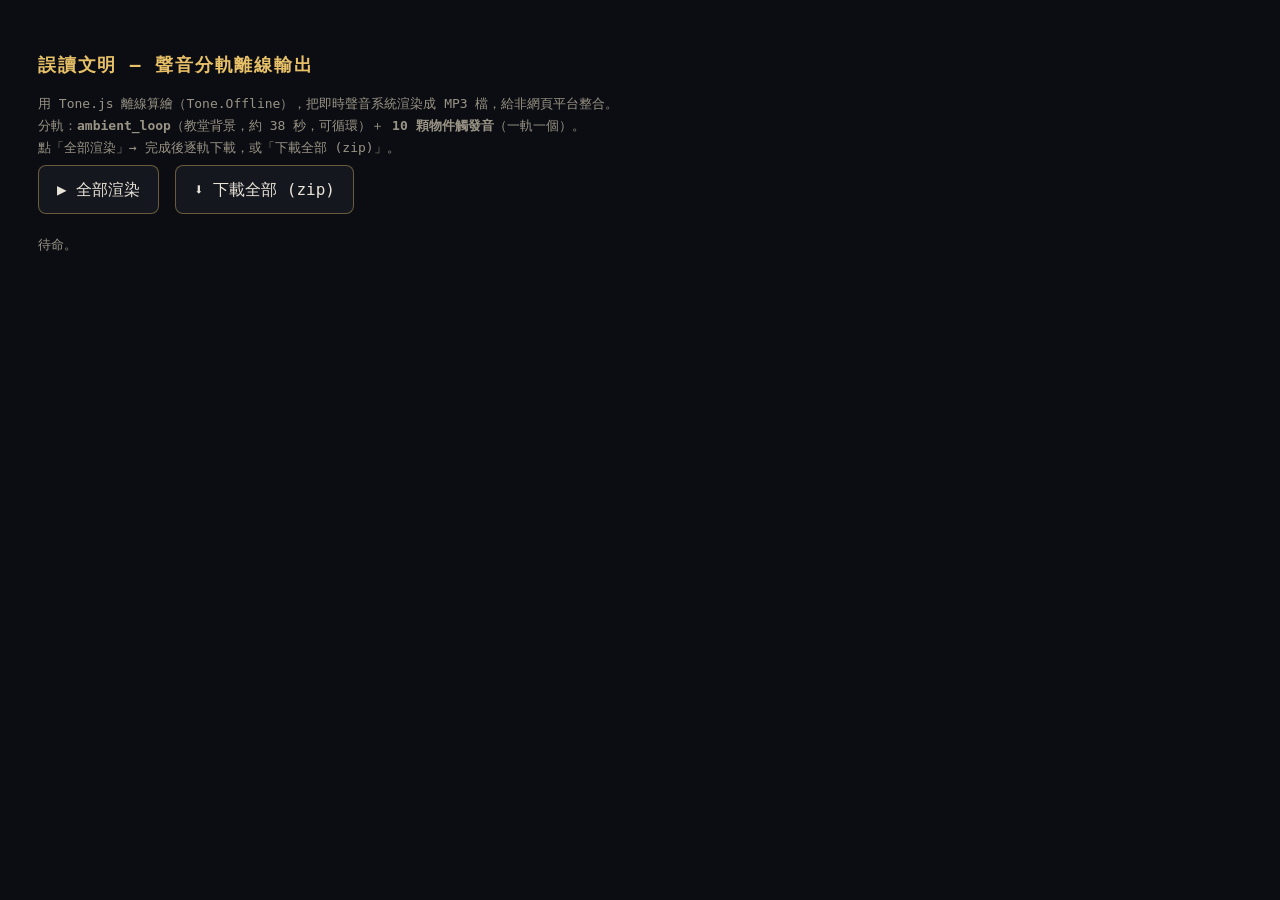
<file: audio-export.html>
<!DOCTYPE html>
<html lang="zh-Hant">
<head>
<meta charset="UTF-8" />
<title>誤讀文明 — 聲音分軌離線輸出（MP3）</title>
<style>
  body{ font-family:ui-monospace,monospace; background:#0b0d12; color:#e9e4d8; padding:30px; line-height:1.7; }
  h1{ font-size:18px; color:#e7c068; letter-spacing:.1em; }
  .note{ color:#9a9486; font-size:13px; max-width:640px; }
  button{ font:inherit; background:#15171f; color:#e9e4d8; border:1px solid rgba(231,192,104,.4);
    border-radius:8px; padding:10px 18px; cursor:pointer; margin:6px 6px 6px 0; }
  button:hover{ background:rgba(231,192,104,.18); }
  #list{ margin-top:18px; }
  .row{ display:flex; align-items:center; gap:12px; padding:6px 0; border-bottom:1px solid rgba(255,255,255,.06); font-size:13px; }
  .row .n{ width:220px; color:#e7c068; }
  .row .s{ width:90px; color:#9a9486; }
  a.dl{ color:#8fd0ff; }
  #status{ margin-top:14px; color:#9a9486; font-size:13px; }
</style>
</head>
<body>
<h1>誤讀文明 — 聲音分軌離線輸出</h1>
<div class="note">
用 Tone.js 離線算繪（Tone.Offline），把即時聲音系統渲染成 MP3 檔，給非網頁平台整合。<br>
分軌：<b>ambient_loop</b>（教堂背景，約 38 秒，可循環）＋ <b>10 顆物件觸發音</b>（一軌一個）。<br>
點「全部渲染」→ 完成後逐軌下載，或「下載全部 (zip)」。
</div>
<div>
  <button id="render">▶ 全部渲染</button>
  <button id="zip" disabled>⬇ 下載全部 (zip)</button>
</div>
<div id="status">待命。</div>
<div id="list"></div>

<script type="importmap">
{ "imports": {
  "tone": "https://esm.sh/tone@14.9.17",
  "lamejs": "https://esm.sh/@breezystack/lamejs@1.2.7",
  "jszip": "https://esm.sh/jszip@3.10.1"
}}
</script>
<script type="module">
import * as Tone from 'tone';
import * as lamejs from 'lamejs';
import JSZip from 'jszip';
import { MODELS } from './js/models.js';

// ── 音樂內容（與 js/sound.js 同步）────────────────────────────────
const PROG = [
  ['D3','A3','F4','B4'], ['D3','A3','B4','C5'], ['G3','D4','F4','B4'], ['A3','E4','F4','B4'],
];
const CHANT = ['E4','G4','B4','B4','C5','B4','A4','B4'];
const DORIAN = ['D','E','F','G','A','B','C'];
// 全 29 顆物件：直接讀 models.js（10 hero 手工音色 + 19 extra 循環音色），id → [id, voice, note]
const OBJECTS = MODELS.map(m => [m.id, m.sound.voice, m.sound.note]);

function makeVoice(id){
  switch(id){
    case 'glass':     return new Tone.FMSynth({harmonicity:2.5,modulationIndex:7,oscillator:{type:'sine'},envelope:{attack:0.004,decay:1.4,sustain:0.05,release:1.8},modulation:{type:'sine'},modulationEnvelope:{attack:0.01,decay:0.4,sustain:0,release:0.3},volume:-12});
    case 'glassSoft': return new Tone.FMSynth({harmonicity:1.5,modulationIndex:4,envelope:{attack:0.02,decay:1.0,sustain:0.1,release:2.2},volume:-13});
    case 'marimba':   return new Tone.Synth({oscillator:{type:'triangle'},envelope:{attack:0.002,decay:0.5,sustain:0.0,release:0.6},volume:-8});
    case 'metal':     return new Tone.MetalSynth({harmonicity:4.1,resonance:1200,octaves:1.2,envelope:{attack:0.002,decay:1.1,release:0.6},volume:-26});
    case 'pluck':     return new Tone.PluckSynth({attackNoise:1.2,dampening:2600,resonance:0.92,volume:-4});
    case 'organLow':  return new Tone.Synth({oscillator:{type:'sawtooth'},envelope:{attack:0.04,decay:0.6,sustain:0.5,release:2.4},volume:-16});
    case 'am':        return new Tone.AMSynth({harmonicity:2.0,envelope:{attack:0.02,decay:0.8,sustain:0.2,release:1.6},volume:-12});
    case 'air':       return new Tone.MonoSynth({oscillator:{type:'triangle'},filter:{Q:0.8,type:'lowpass'},filterEnvelope:{attack:0.08,decay:0.4,sustain:0.1,release:1.4,baseFrequency:380,octaves:1.6},envelope:{attack:0.06,decay:0.6,sustain:0.05,release:1.6},volume:-19});
    case 'duo':       return new Tone.DuoSynth({vibratoAmount:0.3,harmonicity:1.5,voice0:{envelope:{attack:0.05,decay:0.4,sustain:0.3,release:1.5}},voice1:{envelope:{attack:0.08,decay:0.4,sustain:0.3,release:1.5}},volume:-18});
    case 'bellLow':   return new Tone.FMSynth({harmonicity:1.41,modulationIndex:5,envelope:{attack:0.005,decay:2.2,sustain:0,release:2.4},volume:-10});
    default:          return new Tone.Synth({volume:-10});
  }
}

// ── 渲染：教堂背景 loop（全混音，可循環）─────────────────────────
async function renderAmbient(seconds = 38){
  const buf = await Tone.Offline(async () => {
    const reverb = new Tone.Reverb({ decay:11, preDelay:0.05, wet:0.5 });
    await reverb.ready;
    reverb.toDestination();
    const eq = new Tone.EQ3({ low:0, mid:0, high:-3, lowFrequency:250, highFrequency:3500 }).connect(reverb);
    const bus = new Tone.Gain(0.8).connect(eq);

    const padFilter = new Tone.Filter(1600,'lowpass').connect(bus);
    const pad = new Tone.PolySynth(Tone.Synth, { oscillator:{type:'sawtooth'}, envelope:{attack:2.6,decay:1.6,sustain:0.85,release:5.4}, volume:-13 }).connect(padFilter);
    const drone = new Tone.PolySynth(Tone.Synth, { oscillator:{type:'sine'}, envelope:{attack:3.5,decay:1,sustain:1,release:7}, volume:-26 }).connect(bus);
    drone.triggerAttack(['D2','A2'], 0.1);
    const choirChorus = new Tone.Chorus({frequency:1.1,delayTime:4,depth:0.8,wet:0.6}).start();
    const choirVib = new Tone.Vibrato({frequency:5.2,depth:0.07});
    const choirFormant = new Tone.Filter({type:'bandpass',frequency:950,Q:0.7});
    const choir = new Tone.PolySynth(Tone.Synth, { oscillator:{type:'fatsawtooth',count:3,spread:28}, envelope:{attack:2.2,decay:1.4,sustain:0.85,release:4.5}, volume:-15 });
    choir.chain(choirFormant, choirVib, choirChorus, bus);
    const cantorChorus = new Tone.Chorus({frequency:0.8,delayTime:3,depth:0.5,wet:0.4}).start();
    const cantor = new Tone.MonoSynth({ oscillator:{type:'sawtooth'}, filter:{type:'bandpass',Q:1.4}, filterEnvelope:{attack:0.25,decay:0.4,sustain:0.7,release:1.0,baseFrequency:600,octaves:2.2}, envelope:{attack:0.35,decay:0.5,sustain:0.85,release:1.4}, volume:-10 });
    cantor.chain(cantorChorus, bus);
    const emerge = new Tone.FMSynth({ harmonicity:3.01,modulationIndex:6, envelope:{attack:0.004,decay:1.8,sustain:0,release:2.0}, volume:-18 }).connect(bus);
    const glitchFormant = new Tone.Filter({type:'bandpass',frequency:1000,Q:1.0});
    const glitchCrush = new Tone.BitCrusher(5);
    const glitchTame = new Tone.Filter({type:'lowpass',frequency:3000,Q:0.5});
    const glitchSynth = new Tone.Synth({ oscillator:{type:'square'}, envelope:{attack:0.001,decay:0.06,sustain:0,release:0.05}, volume:-18 });
    glitchSynth.chain(glitchFormant, glitchCrush, glitchTame, bus);

    // 全部用絕對秒數排程（離線最可靠，不依賴 transport / Loop / Sequence）
    const SECPM = 4 * 60 / 52;   // 秒/小節 ≈ 4.615（52bpm 4/4）
    const CHORD = 2 * SECPM;     // 和絃每 2 小節 ≈ 9.23s
    const HALF  = 2 * 60 / 52;   // 聖詠每音（半音符）≈ 2.31s
    // 和絃床 + 人聲合唱（pad / choir）
    for(let k=0; k*CHORD < seconds; k++){ const chord=PROG[k%PROG.length]; const t=0.1+k*CHORD;
      pad.triggerAttackRelease(chord, CHORD*1.1, t, 0.62);
      choir.triggerAttackRelease(chord.slice(-3), CHORD*1.1, t, 0.55); }
    // 聖詠旋律 cantor（1 小節後起，C5 拉長加重）
    for(let i=0; SECPM + i*HALF < seconds; i++){ const note=CHANT[i%CHANT.length]; const t=SECPM+i*HALF; const seven=note==='C5';
      cantor.triggerAttackRelease(note, seven?HALF*2:HALF*0.95, t, seven?1.0:0.72); }
    // sparkle 鐘聲
    for(let m=2; m<seconds/SECPM; m+=3){ const n=DORIAN[(m*3)%7]+(4+(m%3)); emerge.triggerAttackRelease(n, 0.5, m*SECPM, 0.5); }
    // glitch stutter
    for(let m=4; m<seconds/SECPM; m+=5){ const base=CHANT[m%CHANT.length]; const t0=m*SECPM; for(let i=0;i<7;i++){ glitchSynth.triggerAttackRelease(Tone.Frequency(base).transpose([0,12,-12,7,5][i%5]), 0.05, t0 + i*0.05, 0.4); } }
  }, seconds, 2);
  return buf.get();
}

// ── 渲染：單一物件觸發音（含適度殘響，立體聲）────────────────────
async function renderOneShot(voice, note, seconds = 2.8){
  const buf = await Tone.Offline(async () => {
    const reverb = new Tone.Reverb({ decay:3.5, preDelay:0.02, wet:0.3 });
    await reverb.ready; reverb.toDestination();
    const v = makeVoice(voice); v.connect(reverb); v.connect(Tone.getDestination());
    const dur = (voice==='marimba'||voice==='pluck'||voice==='metal') ? '8n' : '2n';
    v.triggerAttackRelease(note, dur, 0.06, 0.9);
  }, seconds, 2);
  return buf.get();
}

// ── 渲染：碎碎音粒（連續快速小音，碰小石頭觸發；seed 變體）──────────
async function renderCrumble(seed = 0, seconds = 1.8){
  const buf = await Tone.Offline(async () => {
    const reverb = new Tone.Reverb({ decay:2, preDelay:0.01, wet:0.25 });
    await reverb.ready; reverb.toDestination();
    const tame = new Tone.Filter({ type:'lowpass', frequency:3000, Q:0.5 }).connect(reverb);
    const grain = new Tone.Synth({ oscillator:{type:'triangle'}, envelope:{attack:0.001,decay:0.05,sustain:0,release:0.04}, volume:-12 }).connect(tame);
    const reps = 10 + (seed % 5);   // 10–14 顆
    let t = 0.03;
    for(let i=0;i<reps;i++){
      const deg = DORIAN[(i*3 + seed*2) % 7];
      const oct = 5 + ((i + seed) % 2);
      grain.triggerAttackRelease(deg+oct, 0.05, t, 0.32 + 0.28*(((i+seed)%3)/2));
      t += 0.03 + 0.02*(((i*7 + seed) % 3));
    }
  }, seconds, 2);
  return buf.get();
}

// ── 渲染：共鳴（累積觸碰彩蛋：合唱和弦 + 鐘聲灑落）─────────────────
async function renderResonance(seconds = 4){
  const buf = await Tone.Offline(async () => {
    const reverb = new Tone.Reverb({ decay:7, preDelay:0.03, wet:0.45 });
    await reverb.ready; reverb.toDestination();
    const choirChorus = new Tone.Chorus({frequency:1.1,delayTime:4,depth:0.8,wet:0.6}).start();
    const choirFormant = new Tone.Filter({type:'bandpass',frequency:950,Q:0.7});
    const choir = new Tone.PolySynth(Tone.Synth, { oscillator:{type:'fatsawtooth',count:3,spread:28}, envelope:{attack:0.4,decay:1.4,sustain:0.7,release:2.5}, volume:-17 });
    choir.chain(choirFormant, choirChorus, reverb);
    const emerge = new Tone.FMSynth({ harmonicity:3.01,modulationIndex:6, envelope:{attack:0.004,decay:1.8,sustain:0,release:2.0}, volume:-14 }).connect(reverb);
    const chord = PROG[0];                       // Dm6
    choir.triggerAttackRelease(chord, 3, 0.05, 0.78);
    chord.forEach((n,i)=> emerge.triggerAttackRelease(n, 1.6, 0.12 + i*0.13, 0.6));
  }, seconds, 2);
  return buf.get();
}

// ── AudioBuffer → MP3（lamejs）────────────────────────────────────
function f2i16(f){ const o=new Int16Array(f.length); for(let i=0;i<f.length;i++){ let s=Math.max(-1,Math.min(1,f[i])); o[i]= s<0 ? s*0x8000 : s*0x7FFF; } return o; }
function toMp3(ab, kbps=160){
  const ch=Math.min(ab.numberOfChannels,2), sr=ab.sampleRate;
  const enc=new lamejs.Mp3Encoder(ch, sr, kbps);
  const L=f2i16(ab.getChannelData(0)); const R=ch>1?f2i16(ab.getChannelData(1)):null;
  const blk=1152, out=[];
  for(let i=0;i<L.length;i+=blk){ const l=L.subarray(i,i+blk); const r=R?R.subarray(i,i+blk):undefined;
    const m=R?enc.encodeBuffer(l,r):enc.encodeBuffer(l); if(m.length)out.push(new Uint8Array(m)); }
  const e=enc.flush(); if(e.length)out.push(new Uint8Array(e));
  let len=out.reduce((a,b)=>a+b.length,0), u=new Uint8Array(len), o=0; for(const c of out){u.set(c,o);o+=c.length;} return u;
}
function b64(u8){ let s=''; for(let i=0;i<u8.length;i++) s+=String.fromCharCode(u8[i]); return btoa(s); }

// ── 流程 ──────────────────────────────────────────────────────────
const stems = {};               // name -> Uint8Array(mp3)
window.__stemB64 = (name)=> stems[name] ? b64(stems[name]) : null;
window.__stemChunk = (name, start, len)=> stems[name] ? b64(stems[name].subarray(start, start+len)) : null;
window.__stemSize = (name)=> stems[name] ? stems[name].length : 0;
window.__stemList = ()=> Object.keys(stems).map(n=>({name:n, bytes:stems[n].length}));

const statusEl = document.getElementById('status');
const listEl = document.getElementById('list');
function addRow(name, u8){
  const blob=new Blob([u8],{type:'audio/mpeg'}); const url=URL.createObjectURL(blob);
  const row=document.createElement('div'); row.className='row';
  row.innerHTML=`<span class="n">${name}.mp3</span><span class="s">${(u8.length/1024).toFixed(0)} KB</span>`;
  const a=document.createElement('a'); a.className='dl'; a.href=url; a.download=name+'.mp3'; a.textContent='下載';
  const au=document.createElement('audio'); au.controls=true; au.src=url; au.style.height='28px';
  row.append(a, au); listEl.append(row);
}

async function renderAll(){
  statusEl.textContent='渲染中… ambient_loop'; await new Promise(r=>setTimeout(r,30));
  stems['ambient_loop']=toMp3(await renderAmbient(38)); addRow('ambient_loop', stems['ambient_loop']);
  for(const [id,voice,note] of OBJECTS){
    statusEl.textContent=`渲染中… ${id}`; await new Promise(r=>setTimeout(r,20));
    stems['obj_'+id]=toMp3(await renderOneShot(voice,note)); addRow('obj_'+id, stems['obj_'+id]);
  }
  // 連續 seq 音：碎碎音粒 ×3 變體（碰小石頭）+ 共鳴（彩蛋）
  for(let s=1;s<=3;s++){ statusEl.textContent=`渲染中… crumble_${s}`; await new Promise(r=>setTimeout(r,20));
    stems['seq_crumble_'+s]=toMp3(await renderCrumble(s)); addRow('seq_crumble_'+s, stems['seq_crumble_'+s]); }
  statusEl.textContent='渲染中… resonance'; await new Promise(r=>setTimeout(r,20));
  stems['seq_resonance']=toMp3(await renderResonance()); addRow('seq_resonance', stems['seq_resonance']);
  const total=Object.values(stems).reduce((a,b)=>a+b.length,0);
  statusEl.textContent=`✅ 完成：${Object.keys(stems).length} 軌，合計 ${(total/1024/1024).toFixed(2)} MB`;
  document.getElementById('zip').disabled=false;
  window.__done=true;
}
document.getElementById('render').onclick=renderAll;
document.getElementById('zip').onclick=async()=>{
  const zip=new JSZip(); for(const [n,u] of Object.entries(stems)) zip.file(n+'.mp3', u);
  const blob=await zip.generateAsync({type:'blob'}); const a=document.createElement('a');
  a.href=URL.createObjectURL(blob); a.download='misread-civilization-audio-stems.zip'; a.click();
};
window.__renderAll = renderAll;
window.__renderResonance = async () => { const mp3 = toMp3(await renderResonance()); stems['seq_resonance']=mp3; addRow('seq_resonance', mp3); window.__resDone=true; return mp3.length; };
</script>
</body>
</html>
</file>
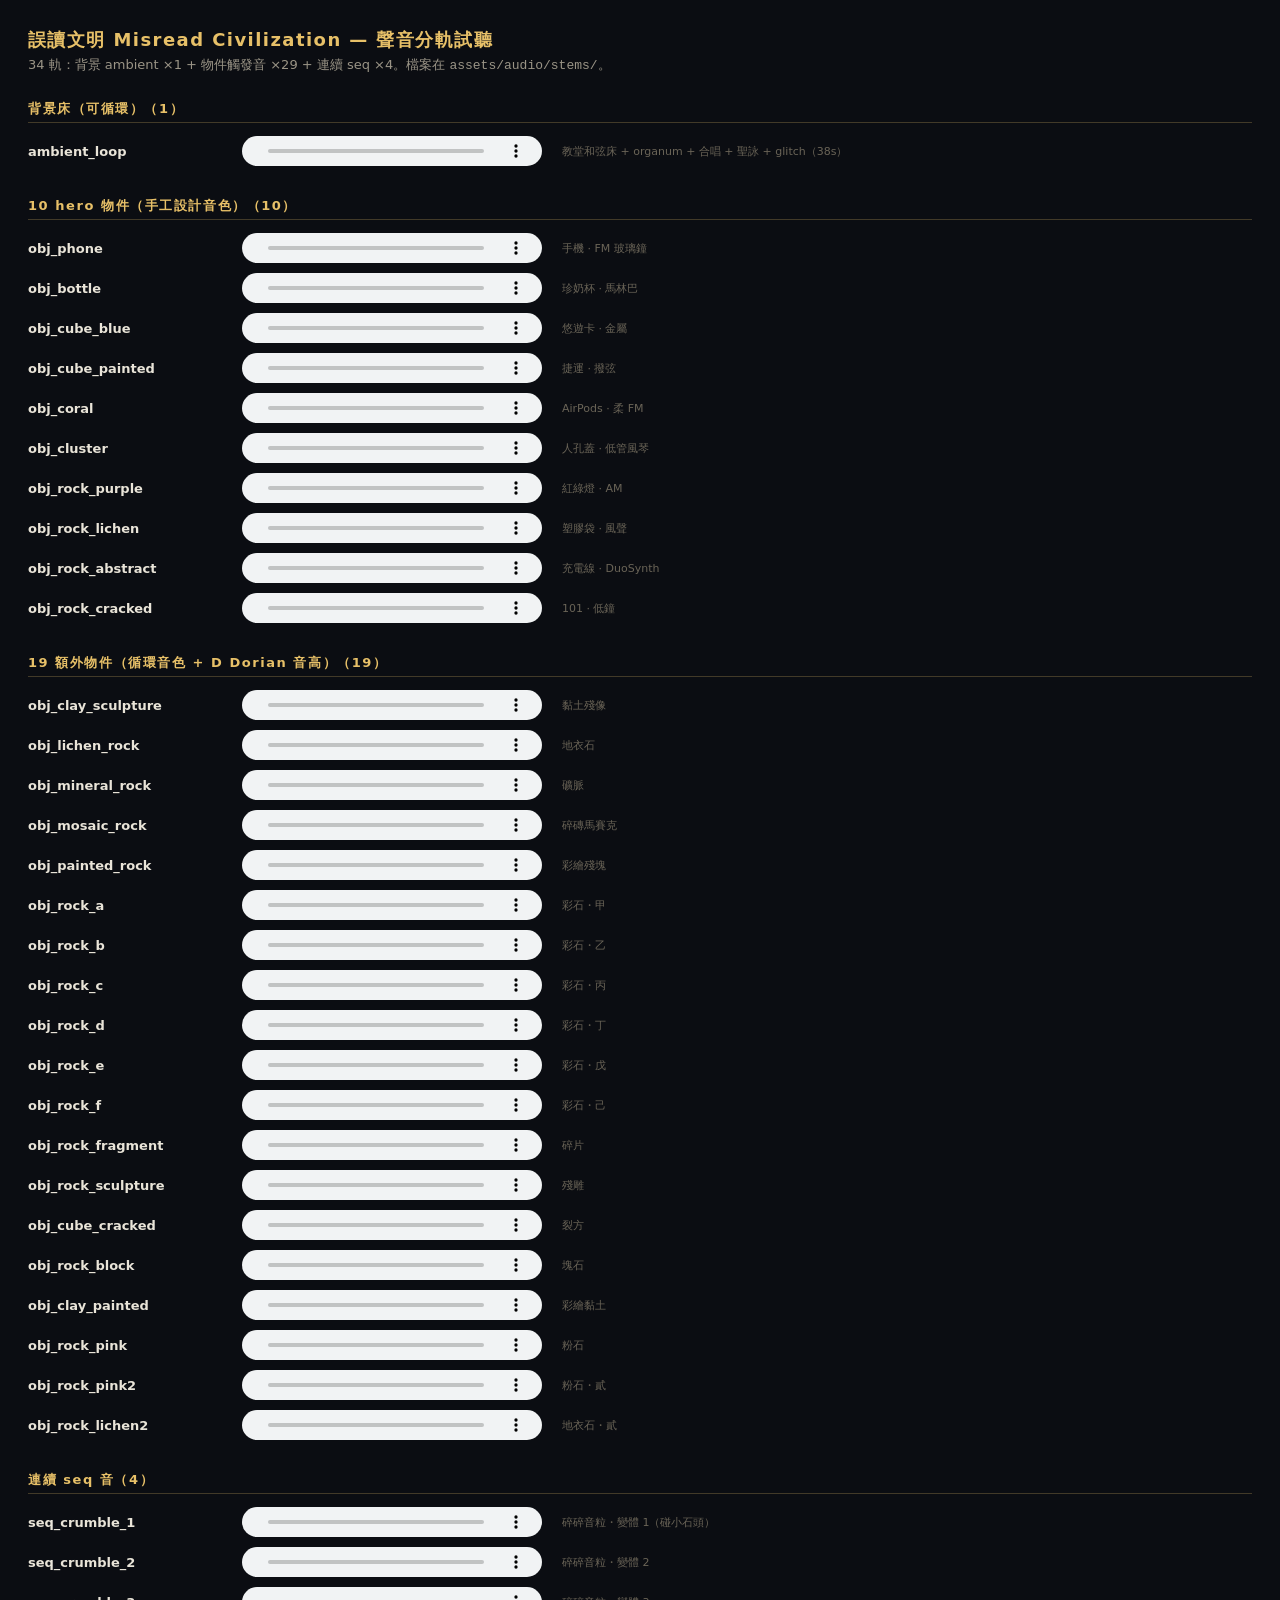
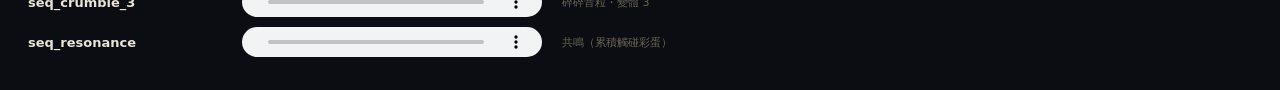
<file: audio-stems.html>
<!DOCTYPE html>
<html lang="zh-Hant">
<head>
<meta charset="UTF-8" />
<meta name="viewport" content="width=device-width, initial-scale=1.0" />
<title>誤讀文明 — 聲音分軌試聽（34 軌）</title>
<style>
  body{ font-family:"Noto Sans TC",ui-sans-serif,system-ui,sans-serif; background:#0b0d12; color:#e9e4d8; margin:0; padding:28px; }
  h1{ font-size:18px; color:#e7c068; letter-spacing:.08em; margin:0 0 4px; }
  .sub{ color:#9a9486; font-size:13px; margin-bottom:22px; }
  h2{ font-size:13px; color:#e7c068; letter-spacing:.12em; margin:26px 0 8px; border-bottom:1px solid rgba(231,192,104,.25); padding-bottom:4px; }
  .row{ display:flex; align-items:center; gap:14px; padding:5px 0; }
  .row .n{ width:200px; font-size:13px; color:#cfc8b6; }
  .row .n b{ color:#e9e4d8; }
  audio{ height:30px; }
  .hint{ font-size:11px; color:#6a6457; margin-left:6px; }
</style>
</head>
<body>
<h1>誤讀文明 Misread Civilization — 聲音分軌試聽</h1>
<div class="sub">34 軌：背景 ambient ×1 + 物件觸發音 ×29 + 連續 seq ×4。檔案在 <code>assets/audio/stems/</code>。</div>
<div id="app"></div>

<script>
const BASE = 'assets/audio/stems/';
const GROUPS = [
  ['背景床（可循環）', [['ambient_loop','教堂和弦床 + organum + 合唱 + 聖詠 + glitch（38s）']]],
  ['10 hero 物件（手工設計音色）', [
    ['obj_phone','手機 · FM 玻璃鐘'],['obj_bottle','珍奶杯 · 馬林巴'],['obj_cube_blue','悠遊卡 · 金屬'],
    ['obj_cube_painted','捷運 · 撥弦'],['obj_coral','AirPods · 柔 FM'],['obj_cluster','人孔蓋 · 低管風琴'],
    ['obj_rock_purple','紅綠燈 · AM'],['obj_rock_lichen','塑膠袋 · 風聲'],['obj_rock_abstract','充電線 · DuoSynth'],
    ['obj_rock_cracked','101 · 低鐘'],
  ]],
  ['19 額外物件（循環音色 + D Dorian 音高）', [
    ['obj_clay_sculpture','黏土殘像'],['obj_lichen_rock','地衣石'],['obj_mineral_rock','礦脈'],['obj_mosaic_rock','碎磚馬賽克'],
    ['obj_painted_rock','彩繪殘塊'],['obj_rock_a','彩石・甲'],['obj_rock_b','彩石・乙'],['obj_rock_c','彩石・丙'],
    ['obj_rock_d','彩石・丁'],['obj_rock_e','彩石・戊'],['obj_rock_f','彩石・己'],['obj_rock_fragment','碎片'],
    ['obj_rock_sculpture','殘雕'],['obj_cube_cracked','裂方'],['obj_rock_block','塊石'],['obj_clay_painted','彩繪黏土'],
    ['obj_rock_pink','粉石'],['obj_rock_pink2','粉石・貳'],['obj_rock_lichen2','地衣石・貳'],
  ]],
  ['連續 seq 音', [
    ['seq_crumble_1','碎碎音粒・變體 1（碰小石頭）'],['seq_crumble_2','碎碎音粒・變體 2'],['seq_crumble_3','碎碎音粒・變體 3'],
    ['seq_resonance','共鳴（累積觸碰彩蛋）'],
  ]],
];
const app = document.getElementById('app');
for(const [title, items] of GROUPS){
  const h = document.createElement('h2'); h.textContent = `${title}（${items.length}）`; app.append(h);
  for(const [id, desc] of items){
    const row = document.createElement('div'); row.className='row';
    const n = document.createElement('div'); n.className='n'; n.innerHTML = `<b>${id}</b>`;
    const au = document.createElement('audio'); au.controls = true; au.preload='none'; au.src = BASE + id + '.mp3';
    const d = document.createElement('span'); d.className='hint'; d.textContent = desc;
    row.append(n, au, d); app.append(row);
  }
}
</script>
</body>
</html>
</file>
